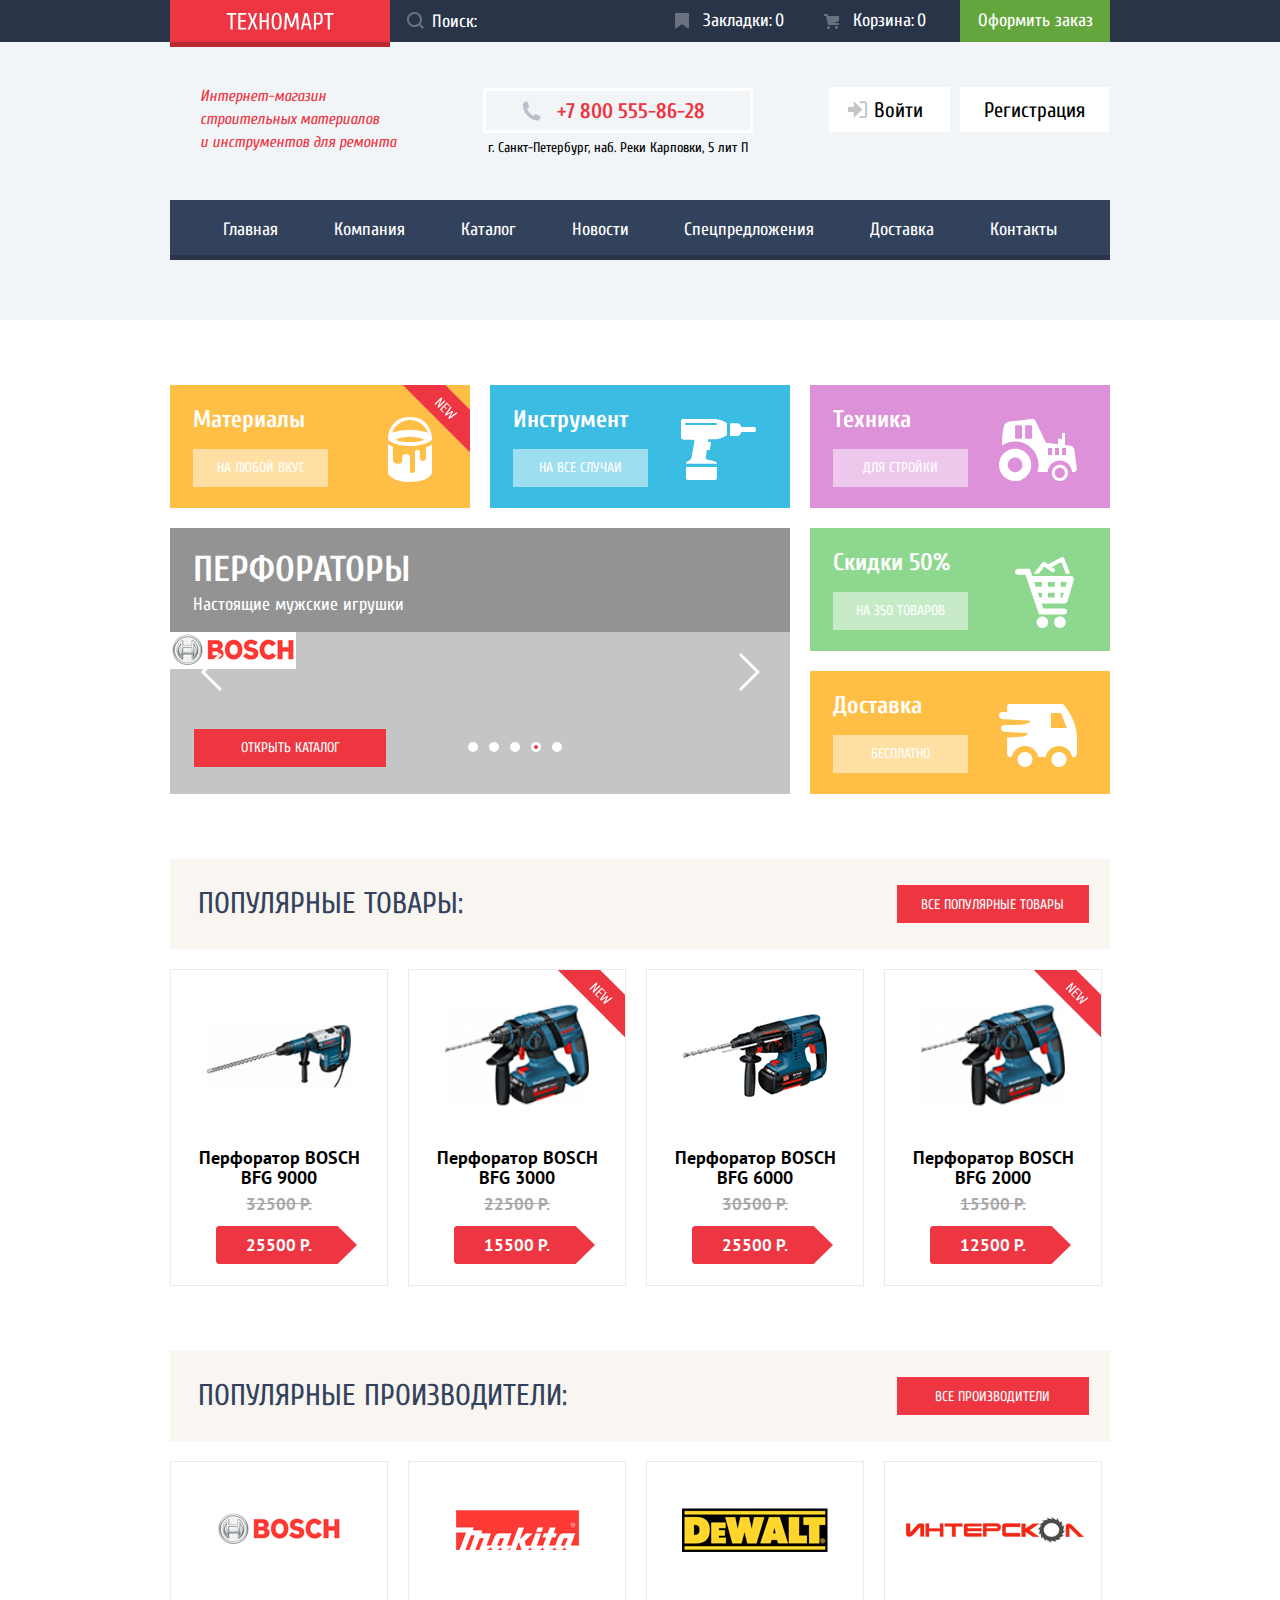
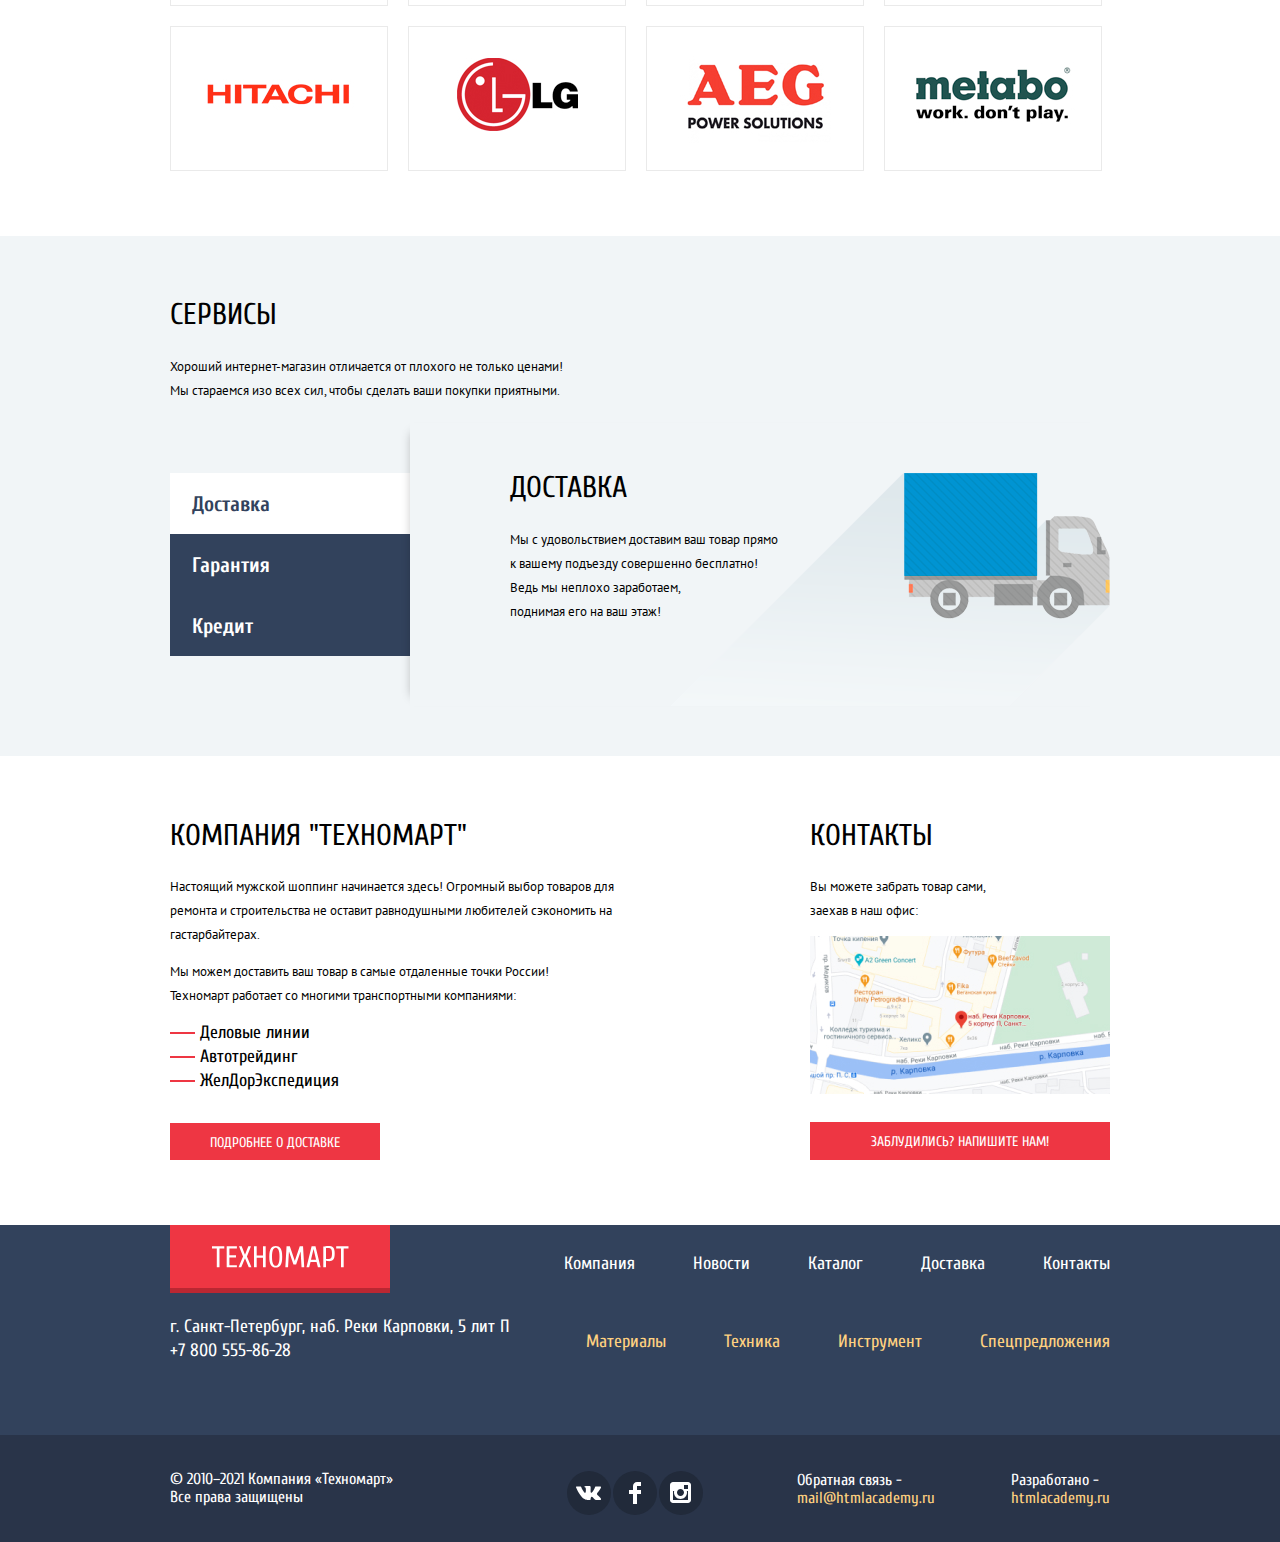
<file: index.html>
<!DOCTYPE html>
<html lang="ru">

  <head>
    <meta charset="utf-8">
    <title>HTML Academy: technomart</title>

    <link rel="stylesheet" href="css/normalize.css">
    <link rel="stylesheet" href="css/style.css">

    <link rel="stylesheet" href="https://fonts.googleapis.com/css2?family=Cuprum:ital,wght@0,400;0,700;1,400&display=swap&subset=cyrillic,latin">
    <link rel="stylesheet" href="https://fonts.googleapis.com/css2?family=PT+Sans:wght@400;700&display=swap&subset=cyrillic,latin">

    <link rel="icon" href="favicon.ico">
    <link rel="icon" href="favicon/icon.svg" type="image/svg+xml">
    <link rel="apple-touch-icon" href="favicon/180.png">
    <link rel="manifest" href="manifest.webmanifest">
  </head>

  <body class="page">
    <header class="page-header">
      <section class="header center-wrap">
        <h1>
          Интернет-магазин<br>строительных материалов<br>и инструментов для
          ремонта
        </h1>

        <address class="header__adress">
          <a href="tel:+78005558628" class="header__adress-phone">+7 800 555-86-28</a>

          <p>г. Санкт-Петербург, наб. Реки Карповки, 5 лит П</p>
        </address>

        <ul class="header__auth">
          <li><a href="#">Войти</a></li>
          <li><a href="#">Регистрация</a></li>
        </ul>
      </section>

      <div class="up-header-bar">
        <div class="up-header center-wrap">
          <div class="up-header__home">
            <a><img src="img/icons/logo-header.svg" width="108" height="18" alt="логотип техномарт"></a>
          </div>

          <form action="https://echo.htmlacademy.ru/courses" method="get">
            <input class="up-header__search-field" type="text" name="search" id="search" placeholder="Поиск:">

            <button class="up-header__search-button" type="submit" tabindex="-1">
              <img src="img/icons/search.svg">
            </button>
          </form>

          <div class="up-header__bookmarks">
            <!--class="up-header__bookmarks_in" добавляем класс при добавлении в избранное-->
            <a href="#"><img src="img/icons/bookmark.svg" height="16" width="14" alt="закладки">Закладки: <span>0</span></a>
          </div>

          <div class="up-header__cart">
            <!--class="up-header__cart_in" добавляем класс при наполлнении корзины-->
            <a href="#"><img src="img/icons/cart.svg" height="15" width="15" alt="корзина">Корзина: <span>0</span></a>
          </div>

          <button class="up-header__purchase" type="button">
            Оформить заказ
          </button>
        </div>
      </div>

      <nav class="header-nav-wrap center-wrap">
        <ul class="header-nav">
          <li class="header-nav__item">
            <a>Главная</a>
          </li>

          <li class="header-nav__item">
            <a href="#">Компания</a>
          </li>

          <li class="header-nav__item">
            <a href="catalog.html">Каталог</a>
          </li>

          <li class="header-nav__item">
            <a href="#">Новости</a>
          </li>

          <li class="header-nav__item">
            <a href="#">Спецпредложения</a>
          </li>

          <li class="header-nav__item">
            <a href="#">Доставка</a>
          </li>

          <li class="header-nav__item">
            <a href="#">Контакты</a>
          </li>
        </ul>
      </nav>
    </header>

    <main class="page-main">
      <section class="promo center-wrap">
        <h2 class="visually-hidden">промо</h2>

        <div class="promo__item
                    promo__item_materials promo__item_new">
          <h3>Материалы</h3>
          <a href="#">На любой вкус</a>
        </div>

        <div class="promo__item promo__item_tools">
          <h3>Инструмент</h3>
          <a href="#">На все случаи</a>
        </div>

        <div class="promo__item promo__item_machines">
          <h3>Техника</h3>
          <a href="#">Для стройки</a>
        </div>

        <div class="promo__item promo__item_sale50">
          <h3>Скидки 50%</h3>
          <a href="#">На 350 товаров</a>
        </div>

        <div class="promo__item promo__item_shipping">
          <h3>Доставка</h3>
          <a href="#">Бесплатно</a>
        </div>

        <div class="promo__slider">
          <ul>
            <li class="promo__slider-item">
              <div class="slide-header">
                <h3>Перфораторы</h3>
                Настоящие мужские игрушки
              </div>
              <a href="catalog.html">открыть каталог</a>
            </li>

            <li class="promo__slider-item">
              <div class="slide-header">
                <h3>Перфораторы</h3>
                Настоящие мужские игрушки
              </div>
              <a href="catalog.html">открыть каталог</a>
            </li>

            <li class="promo__slider-item">
              <div class="slide-header">
                <h3>Перфораторы</h3>
                Настоящие мужские игрушки
              </div>
              <img src="img/goods/dewalt/logo.jpg" alt="">
              <a href="catalog.html">открыть каталог</a>
            </li>

            <li class="promo__slider-item slide-current">
              <div class="slide-header">
                <h3>Перфораторы</h3>
                Настоящие мужские игрушки
              </div>
              <img src="img/goods/bosch/logo.jpg" alt="">
              <a href="catalog.html">открыть каталог</a>
            </li>

            <li class="promo__slider-item">
              <div class="slide-header">
                <h3>Дрели</h3>
                Соседям на радость!
              </div>
              <a href="catalog.html">открыть каталог</a>
            </li>
          </ul>

          <div class="slider-controls">
            <button class="slider-controls__button" type="button" aria-label="Первый слайд"></button>
            <button class="slider-controls__button" type="button" aria-label="Второй слайд"></button>
            <button class="slider-controls__button" type="button" aria-label="Второй слайд"></button>
            <button class="slider-controls__button" type="button" aria-label="Второй слайд"></button>
            <button class="slider-controls__button" type="button" aria-label="Второй слайд"></button>
          </div>

          <button class="slider-controls__button-backward" type="button"><img src="img/icons/left-l.svg" width="22" height="40" alt="предыдущий слайд"></button>

          <button class="slider-controls__button-forward" type="button"><img src="img/icons/right-l.svg" width="22" height="40" alt="следующий слайд"></button>
        </div>
      </section>

      <section class="hot-goods center-wrap">
        <div class="hot-header">
          <h2>популярные товары:</h2>
          <a href="catalog.html">все популярные товары</a>
        </div>

        <ul>
          <li class="hot-goods__item">
            <a href="#">
              <img src="img/goods/bosch/bfg9000.jpg" height="128" width="144" alt="Большой перфоратор">
              <h4>Перфоратор BOSCH<br>BFG 9000</h4>
              <span>32500 Р.</span>
              <div class="price">25500 Р.</div>
            </a>
            <div class="buttons-hidden">
              <button class="in-cart">купить</button>
              <button class="in-bookmarks">в закладки</button>
            </div>
          </li>

          <li class="hot-goods__item hot-goods__item_new">
              <a href="#">
              <img src="img/goods/bosch/bfg3000.jpg" height="128" width="144" alt="Небольшой перфоратор">
              <h4>Перфоратор BOSCH<br>BFG 3000</h4>
              <span>22500 Р.</span>
              <div class="price">15500 Р.</div>
            </a>
            <div class="buttons-hidden">
              <button class="in-cart">купить</button>
              <button class="in-bookmarks">в закладки</button>
            </div>
          </li>

          <li class="hot-goods__item">
            <a href="#">
              <img src="img/goods/bosch/bfg6000.jpg" height="128" width="144" alt="Средний перфоратор">
              <h4>Перфоратор BOSCH<br>BFG 6000</h4>
              <span>30500 Р.</span>
              <div class="price">25500 Р.</div>
            </a>
            <div class="buttons-hidden">
              <button class="in-cart">купить</button>
              <button class="in-bookmarks">в закладки</button>
            </div>
          </li>

          <li class="hot-goods__item hot-goods__item_new">
            <a href="#">
              <img src="img/goods/bosch/bfg2000.jpg" height="128" width="144" alt="Маленький перфоратор">
              <h4>Перфоратор BOSCH<br>BFG 2000</h4>
              <span>15500 Р.</span>
              <div class="price">12500 Р.</div>
            </a>
            <div class="buttons-hidden">
              <button class="in-cart">купить</button>
              <button class="in-bookmarks">в закладки</button>
            </div>
          </li>
        </ul>
      </section>

      <section class="hot-manufacturers center-wrap">
        <div class="hot-header">
          <h2>популярные производители:</h2>
          <a href="catalog.html">все производители</a>
        </div>

        <ul>
          <li class="hot-manufacturers__item">
            <a href="#">
              <img src="img/goods/bosch/logo.jpg" height="37" width="126" alt="логотип bosch">
            </a>
          </li>

          <li class="hot-manufacturers__item">
            <a href="#">
              <img src="img/goods/makita/logo.jpg" height="40" width="123" alt="логотип makita">
            </a>
          </li>

          <li class="hot-manufacturers__item">
            <a href="#">
              <img src="img/goods/dewalt/logo.jpg" height="44" width="146" alt="логотип dewalt">
            </a>
          </li>

          <li class="hot-manufacturers__item">
            <a href="#">
              <img src="img/goods/interskol/logo.jpg" height="76" width="200" alt="логотип интерскол">
            </a>
          </li>

          <li class="hot-manufacturers__item">
            <a href="#">
              <img src="img/goods/hitachi/logo.jpg" height="31" width="169" alt="логотип hitachi">
            </a>
          </li>

          <li class="hot-manufacturers__item">
            <a href="#">
              <img src="img/goods/lg/logo.jpg" height="73" width="121" alt="логотип lg">
            </a>
          </li>

          <li class="hot-manufacturers__item">
            <a href="#">
              <img src="img/goods/aeg/logo.jpg" height="96" width="151" alt="логотип aeg">
            </a>
          </li>

          <li class="hot-manufacturers__item">
            <a href="#">
              <img src="img/goods/metabo/logo.jpg" height="69" width="204" alt="логотип metabo">
            </a>
          </li>
        </ul>
      </section>

      <div class="services-bar">
        <section class="services center-wrap">

          <div class="services-header">
            <h2>сервисы</h2>

            <p>
              Хороший интернет-магазин отличается от плохого не только
              ценами!<br>Мы
              стараемся изо всех сил, чтобы сделать ваши покупки приятными.
            </p>
          </div>

          <ul>
            <li>
              <button type="button" class="services__button services__button_current ">Доставка</button>
            </li>

            <li>
              <button type="button" class="services__button">Гарантия</button>
            </li>

            <li>
              <button type="button" class="services__button">Кредит</button>
            </li>
          </ul>

          <div class="services__item services__item_delivery">
            <h3>Доставка</h3>
            Мы с удовольствием доставим ваш товар прямо<br>к вашему подъезду совершенно бесплатно!<br>Ведь мы неплохо заработаем,<br>поднимая его на ваш этаж!
          </div>

          <div class="services__item services__item_guarantee">
            <h3>Гарантия</h3>
            Если купленный у нас товар поломается или заискрит,<br>а также в случае пожара, спровоцированного его<br>возгоранием, вы всегда можете быть уверены в нашей<br>гарантии. Мы обменяем сгоревший товар на новый.<br>Дом уж восстановите как-нибудь сами.
          </div>

          <div class="services__item services__item_credit">
            <h3>Кредит</h3>
            Залезть в долговую яму стало проще!<br>Кредитные консультанты придут вам на помощь.
            <a href="#">отправить заявку</a>
          </div>
        </section>
      </div>

      <section class="about center-wrap">
        <h2 class="visually-hidden">доставка и самовывоз</h2>

        <div class="about__shipping">
          <h3>компания "техномарт"</h3>

          <p>Настоящий мужской шоппинг начинается здесь! Огромный выбор товаров для<br>ремонта и строительства не оставит равнодушными любителей сэкономить на<br>гастарбайтерах.</p>

          <p>Мы можем доставить ваш товар в самые отдаленные точки России!<br>Техномарт работает со многими транспортными компаниями:</p>

          <ul class="shipping-list">
            <li class="shipping-list__item">Деловые линии</li>
            <li class="shipping-list__item">Автотрейдинг</li>
            <li class="shipping-list__item">ЖелДорЭкспедиция</li>
          </ul>
          <a href="#">подробнее о доставке</a>
        </div>

        <div class="about__pick-up">
          <h3>контакты</h3>
          <p>Вы можете забрать товар сами,<br>заехав в наш офис:</p>
          <a class="pop-up__map-button" href="#"><img src="img/map/map-s.jpg" width="300" height="158" alt="карта"></a>
          <button class="pop-up__message-button" type="button">заблудились? напишите нам!</button>
        </div>
      </section>
    </main>

    <footer class="page-footer">
      <div class="footer-top center-wrap">
        <div class="footer-top__home">
          <a><img src="img/icons/logo-footer.svg" width="138" height="23" alt="техномарт"></a>
        </div>

        <p class="footer-top__adress">
          г. Санкт-Петербург, наб. Реки Карповки, 5 лит П<br>
          <a href="tel:+78005558628">+7 800 555-86-28</a>
        </p>

        <ul class="footer-top__nav">
          <li><a>Компания</a></li>
          <li><a href="#">Новости</a></li>
          <li><a href="catalog.html">Каталог</a></li>
          <li><a href="#">Доставка</a></li>
          <li><a href="#">Контакты</a></li>
          <li><a href="#">Материалы</a></li>
          <li><a href="#">Техника</a></li>
          <li><a href="#">Инструмент</a></li>
          <li><a href="#">Спецпредложения</a></li>
        </ul>
      </div>

      <div class="footer-bottom-bar">
        <div class="footer-bottom center-wrap">
          <p class="footer-bottom__copyright">
            © 2010–2021 Компания «Техномарт»<br>Все права защищены
          </p>

          <ul class="footer-bottom__social">
            <li><a href="#"><img src="img/icons/social/vk.svg" width="26" height="16" alt="vk"></a></li>
            <li><a href="#"><img src="img/icons/social/facebook.svg" width="12" height="22" alt="vk"></a></li>
            <li><a href="#"><img src="img/icons/social/instagram.svg" width="21" height="21" alt="vk"></a></li>
          </ul>

          <div class="last-one">
            <p class="footer-bottom__mail-to">
              Обратная связь -
              <a href="mailto:mail@htmlacademy.ru">mail@htmlacademy.ru</a>
            </p>

            <p class="footer-bottom__proudly-made-by">
              Разработано -
              <a href="https://htmlacademy.ru/intensive/htmlcss">htmlacademy.ru</a>
            </p>
          </div>
        </div>
      </div>
    </footer>

    <section class="pop-up pop-up__message">
      <h2 class="visually-hidden">обратная связь</h2>

      <form action="https://echo.htmlacademy.ru" method="post">
        <p>
          <label for="customer-name">Ваше имя:<br></label>
          <input id="customer-name" type="text" name="customer-name" placeholder="Имя Фамилия">
        </p>
        <p>
          <label for="customer-email">Ваш e-mail:<br></label>
          <input id="customer-email" type="email" name="customer-email" placeholder="email@example.com">
        </p>
        <p>
          <label for="letter">Текст письма:<br></label>
          <textarea id="letter" type="text" name="letter" placeholder="В свободной форме"></textarea>
        </p>
        <button type="submit">Отправить</button>
      </form>

      <button class="x-button pop-up__message-x-button" type="button"><img src="img/icons/x-close.svg" width="21" height="21" alt="закрыть"></button>
    </section>

    <section class="pop-up pop-up__map">
      <h2 class="visually-hidden">карта</h2>
      <img src="img/map/map-l.jpg" width="940" height="450" alt="карта">
      <button class="x-button pop-up__map-x-button" type="button"><img src="img/icons/x-close.svg" width="21" height="21" alt="закрыть"></button>
    </section>

    <script src="js/script-index.js"></script>
  </body>

</html>
</file>
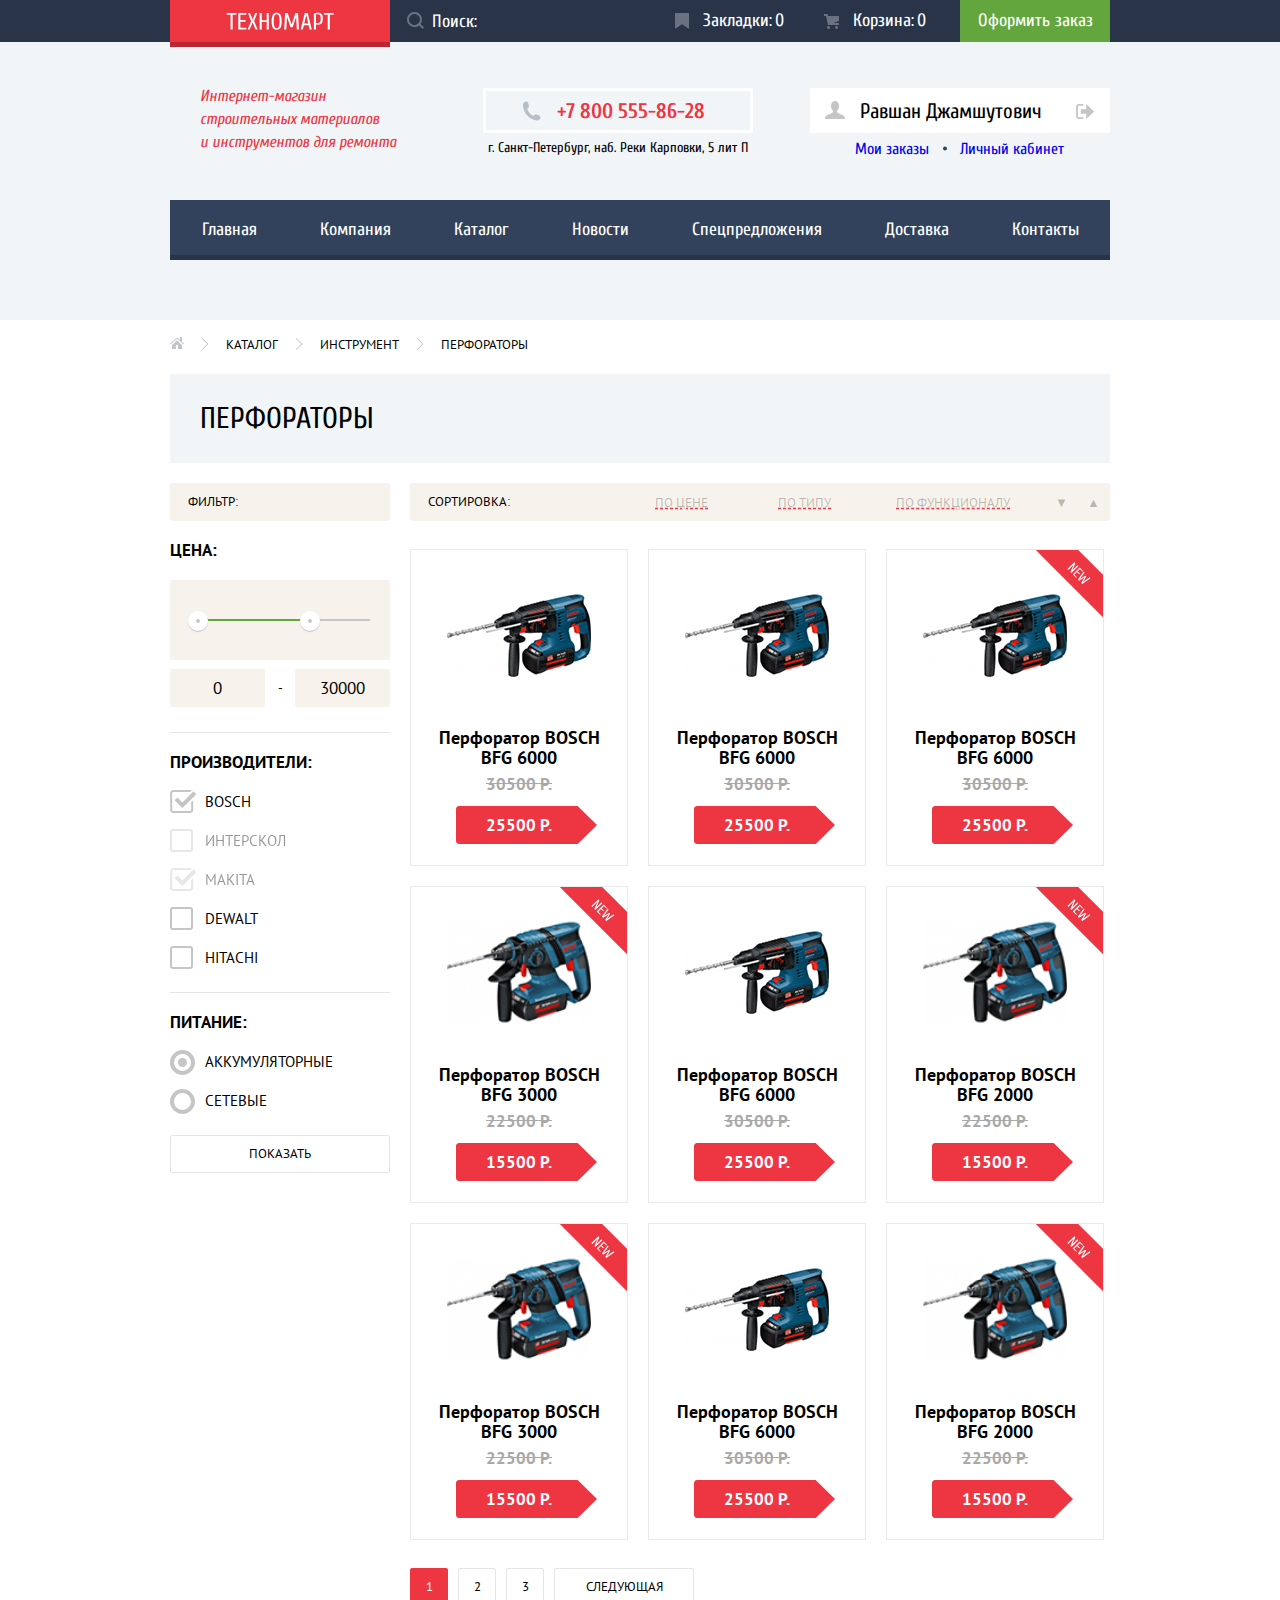
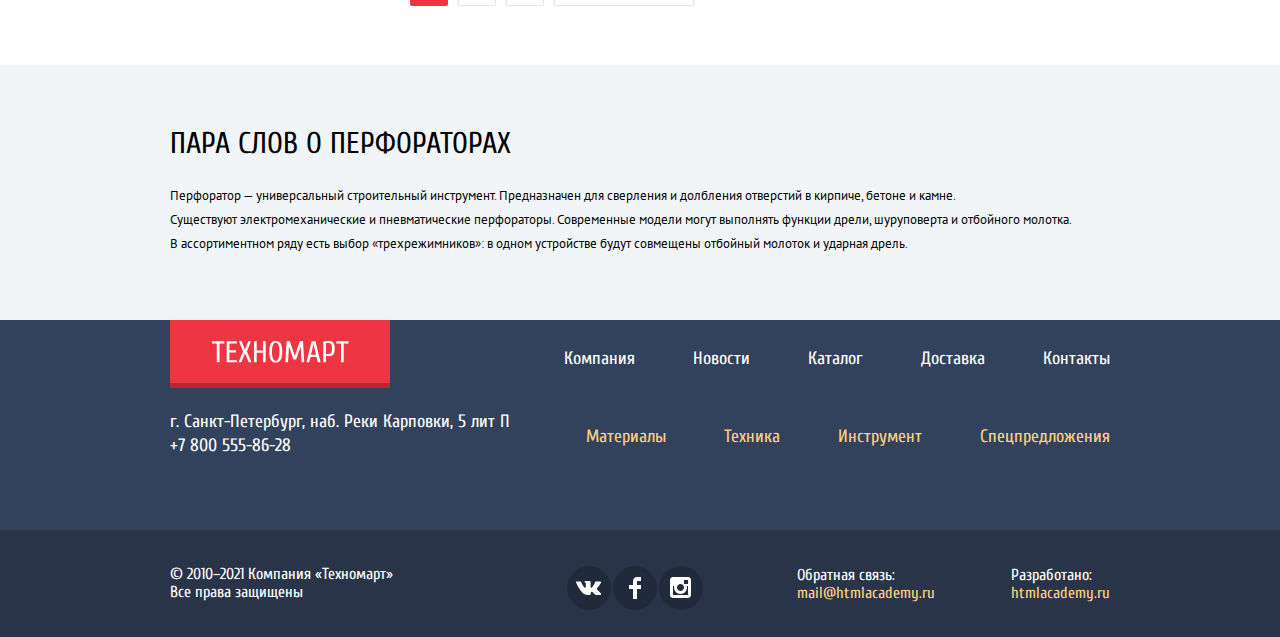
<file: catalog.html>
<!DOCTYPE html>
<html lang="en">

  <head>
    <meta charset="UTF-8">
    <title>HTML Academy: technomart > catalog</title>

    <link rel="stylesheet" href="css/normalize.css">
    <link rel="stylesheet" href="css/style.css">

    <link rel="stylesheet" href="https://fonts.googleapis.com/css2?family=Cuprum:ital,wght@0,400;0,700;1,400&display=swap&subset=cyrillic,latin">
    <link rel="stylesheet" href="https://fonts.googleapis.com/css2?family=PT+Sans:wght@400;700&display=swap&subset=cyrillic,latin">

    <link rel="icon" href="favicon.ico">
    <link rel="icon" href="favicon/icon.svg" type="image/svg+xml">
    <link rel="apple-touch-icon" href="favicon/180.png">
    <link rel="manifest" href="manifest.webmanifest">
  </head>

  <body class="page">
    <header class="page-header">
      <section class="header center-wrap">
        <h1>
          Интернет-магазин<br>строительных материалов<br>и инструментов для
          ремонта
        </h1>

        <address class="header__adress">
          <a href="tel:+78005558628" class="header__adress-phone">+7 800 555-86-28</a>

          <p>г. Санкт-Петербург, наб. Реки Карповки, 5 лит П</p>
        </address>

        <ul class="header__auth_logged">
          <li><a href="#">Равшан Джамшутович</a></li>
          <li><a href="#"><img src="img/icons/logout.svg" width="20" height="17" alt="выход"></a></li>
          <li><a href="#">Мои заказы</a></li>
          <li><a href="#">Личный кабинет</a></li>
        </ul>
      </section>

      <div class="up-header-bar">
        <div class="up-header center-wrap">
          <div class="up-header__home">
            <a href="index.html"><img src="img/icons/logo-header.svg" width="108" height="18" alt="логотип техномарт"></a>
          </div>

          <form action="https://echo.htmlacademy.ru/courses" method="get">
            <input class="up-header__search-field" type="text" name="search" placeholder="Поиск:">

            <button class="up-header__search-button" type="submit" tabindex="-1">
              <img src="img/icons/search.svg">
            </button>
          </form>

          <div class="up-header__bookmarks">
            <!--class="up-header__bookmarks_in" добавляем класс при добавлении в избранное-->
            <a href="#"><img src="img/icons/bookmark.svg" height="16" width="14" alt="закладки">Закладки: <span>0</span></a>
          </div>

          <div class="up-header__cart">
            <!--class="up-header__cart_in" добавляем класс при наполлнении корзины-->
            <a href="#"><img src="img/icons/cart.svg" height="15" width="15" alt="корзина">Корзина: <span>0</span></a>
          </div>

          <button class="up-header__purchase" type="button">
            Оформить заказ
          </button>
        </div>
      </div>

      <nav class="header-nav-wrap center-wrap">
        <ul class="header-nav">
          <li>
            <a href="index.html">Главная</a>
          </li>

          <li>
            <a href="#">Компания</a>
          </li>

          <li>
            <a>Каталог</a>
          </li>

          <li>
            <a href="#">Новости</a>
          </li>

          <li>
            <a href="#">Спецпредложения</a>
          </li>

          <li>
            <a href="#">Доставка</a>
          </li>

          <li>
            <a href="#">Контакты</a>
          </li>
        </ul>
      </nav>
    </header>

    <main class="catalog-page-main">
      <div class="center-wrap">
        <ul class="breadcrumbs">
          <li><a href="index.html"><img src="img/icons/home.svg" alt="home" height="12" width="14"></a></li>
          <li><a href="#">каталог</a></li>
          <li><a href="#">инструмент</a></li>
          <li><a>перфораторы</a></li>
        </ul>
      </div>

      <div class="catalog-header center-wrap">
        <h2>перфораторы</h2>
      </div>

      <div class="catalog-page center-wrap">
        <section class="filter">
          <div class="filter__header">
            <h3>фильтр:</h3>
          </div>

          <form action="https://echo.htmlacademy.ru/" method="get">
            <fieldset class="filter__price">
              <legend>цена:</legend>
              <div class="range-controls">
                <div class="scale">
                  <div class="bar"></div>
                </div>
                <div class="toggle toggle-min" tabindex="0"></div>
                <div class="toggle toggle-max" tabindex="0"></div>
              </div>
              <div class="price-inputs">
                <input type="text" name="minPrice" value="0"> -
                <input type="text" name="maxPrice" value="30000">
              </div>
            </fieldset>

            <fieldset class="filter__manufacturers">
              <legend>производители:</legend>
              <div class="filter__list">
                <div class="filter__item filter__item-checkbox">
                  <input class="filter-input-checkbox visually-hidden" type="checkbox" id="bosch" name="bosch" checked>
                  <label for="bosch">bosch</label>
                </div>

                <div class="filter__item filter__item-checkbox">
                  <input class="filter-input-checkbox visually-hidden" type="checkbox" id="интерскол" name="интерскол" disabled>
                  <label for="интерскол">интерскол</label>
                </div>

                <div class="filter__item filter__item-checkbox">
                  <input class="filter-input-checkbox visually-hidden" type="checkbox" id="makita" name="makita" checked disabled>
                  <label for="makita">makita</label>
                </div>

                <div class="filter__item filter__item-checkbox">
                  <input class="filter-input-checkbox visually-hidden" type="checkbox" id="dewalt" name="dewalt">
                  <label for="dewalt">dewalt</label>
                </div>

                <div class="filter__item filter__item-checkbox">
                  <input class="filter-input-checkbox visually-hidden" type="checkbox" id="hitachi" name="hitachi">
                  <label for="hitachi">hitachi</label>
                </div>
              </div>
            </fieldset>

            <fieldset class="filter__wire">
              <legend>питание:</legend>
              <div class="filter__list">
                <div class="filter__item filter__item-radio">
                  <input class="filter-input-radio visually-hidden" type="radio" id="wireless" name="wire" value="wireless" checked>
                  <label for="wireless">аккумуляторные</label>
                </div>

                <div class="filter__item filter__item-radio">
                  <input class="filter-input-radio visually-hidden" type="radio" id="wired" name="wire" value="wired">
                  <label for="wired">сетевые</label>
                </div>
              </div>
            </fieldset>

            <button type="submit">показать</button>
          </form>
        </section>

        <section class="sort">
          <h3>сортировка:</h3>

          <ul class="sort__list">
            <li><button type="button">по цене</button></li>
            <li><button type="button">по типу</button></li>
            <li><button type="button">по функционалу</button></li>
            <li><button type="button">&#9660;</button></li>
            <li><button type="button">&#9650;</button></li>
          </ul>
        </section>

        <section class="goods">
          <h3 class="visually-hidden">товары</h3>
          <!-- спрятать -->

          <ul>
            <li class="goods__item">
              <a href="#">
                <img src="img/goods/bosch/bfg6000.jpg" width="144" height="128" alt="Средний перфоратор">
                <h4>Перфоратор BOSCH<br>BFG 6000</h4>
                <span>30500 Р.</span>
                <div class="price">25500 Р.</div>
              </a>
              <div class="buttons-hidden">
                <button class="in-cart">купить</button>
                <button class="in-bookmarks">в закладки</button>
              </div>
            </li>

            <li class="goods__item">
              <a href="#">
                <img src="img/goods/bosch/bfg6000.jpg" width="144" height="128" alt="Средний перфоратор">
                <h4>Перфоратор BOSCH<br>BFG 6000</h4>
                <span>30500 Р.</span>
                <div class="price">25500 Р.</div>
              </a>
              <div class="buttons-hidden">
                <button class="in-cart">купить</button>
                <button class="in-bookmarks">в закладки</button>
              </div>
            </li>

            <li class="goods__item goods__item_new">
              <a href="#">
                <img src="img/goods/bosch/bfg6000.jpg" width="144" height="128" alt="Средний перфоратор">
                <h4>Перфоратор BOSCH<br>BFG 6000</h4>
                <span>30500 Р.</span>
                <div class="price">25500 Р.</div>
              </a>
              <div class="buttons-hidden">
                <button class="in-cart">купить</button>
                <button class="in-bookmarks">в закладки</button>
              </div>
            </li>

            <li class="goods__item goods__item_new">
              <a href="#">
                <img src="img/goods/bosch/bfg3000.jpg" width="144" height="128" alt="Небольшой перфоратор">
                <h4>Перфоратор BOSCH<br>BFG 3000</h4>
                <span>22500 Р.</span>
                <div class="price">15500 Р.</div>
              </a>
              <div class="buttons-hidden">
                <button class="in-cart">купить</button>
                <button class="in-bookmarks">в закладки</button>
              </div>
            </li>

            <li class="goods__item">
              <a href="#">
                <img src="img/goods/bosch/bfg6000.jpg" width="144" height="128" alt="Средний перфоратор">
                <h4>Перфоратор BOSCH<br>BFG 6000</h4>
                <span>30500 Р.</span>
                <div class="price">25500 Р.</div>
              </a>
              <div class="buttons-hidden">
                <button class="in-cart">купить</button>
                <button class="in-bookmarks">в закладки</button>
              </div>
            </li>

            <li class="goods__item goods__item_new">
              <a href="#">
                <img src="img/goods/bosch/bfg2000.jpg" width="144" height="128" alt="Маленький перфоратор">
                <h4>Перфоратор BOSCH<br>BFG 2000</h4>
                <span>22500 Р.</span>
                <div class="price">15500 Р.</div>
              </a>
              <div class="buttons-hidden">
                <button class="in-cart">купить</button>
                <button class="in-bookmarks">в закладки</button>
              </div>
            </li>

            <li class="goods__item goods__item_new">
              <a href="#">
                <img src="img/goods/bosch/bfg3000.jpg" width="144" height="128" alt="Небольшой перфоратор">
                <h4>Перфоратор BOSCH<br>BFG 3000</h4>
                <span>22500 Р.</span>
                <div class="price">15500 Р.</div>
              </a>
              <div class="buttons-hidden">
                <button class="in-cart">купить</button>
                <button class="in-bookmarks">в закладки</button>
              </div>
            </li>

            <li class="goods__item">
              <a href="#">
                <img src="img/goods/bosch/bfg6000.jpg" width="144" height="128" alt="Средний перфоратор">
                <h4>Перфоратор BOSCH<br>BFG 6000</h4>
                <span>30500 Р.</span>
                <div class="price">25500 Р.</div>
              </a>
              <div class="buttons-hidden">
                <button class="in-cart">купить</button>
                <button class="in-bookmarks">в закладки</button>
              </div>
            </li>

            <li class="goods__item goods__item_new">
              <a href="#">
                <img src="img/goods/bosch/bfg2000.jpg" width="144" height="128" alt="Маленький перфоратор">
                <h4>Перфоратор BOSCH<br>BFG 2000</h4>
                <span>22500 Р.</span>
                <div class="price">15500 Р.</div>
              </a>
              <div class="buttons-hidden">
                <button class="in-cart">купить</button>
                <button class="in-bookmarks">в закладки</button>
              </div>
            </li>
          </ul>
        </section>

        <ul class="pagination goods__pagination">
          <li class="goods__pagination-item_current"><button type="button">1</button></li>
          <li><button type="button">2</button></li>
          <li><button type="button">3</button></li>
          <li><button type="button">следующая</button></li>
        </ul>
      </div>

      <div class="article-bar">
        <article class="article-perf center-wrap">
          <h2>пара слов о перфораторах</h2>
          Перфоратор — универсальный строительный инструмент. Предназначен для сверления и долбления отверстий в кирпиче, бетоне и камне.<br>Существуют электромеханические и пневматические перфораторы. Современные модели могут выполнять функции дрели, шуруповерта и отбойного молотка.<br>В ассортиментном ряду есть выбор «трехрежимников»: в одном устройстве будут совмещены отбойный молоток и ударная дрель.
        </article>
      </div>
    </main>

    <footer class="page-footer">
      <div class="footer-top center-wrap">
        <div class="footer-top__home">
          <a href="index.html"><img src="img/icons/logo-footer.svg" width="138" height="23" alt="техномарт"></a>
        </div>

        <p class="footer-top__adress">
          г. Санкт-Петербург, наб. Реки Карповки, 5 лит П<br>
          <a href="tel:+78005558628">+7 800 555-86-28</a>
        </p>

        <ul class="footer-top__nav">
          <li><a href="index.html">Компания</a></li>
          <li><a href="#">Новости</a></li>
          <li><a>Каталог</a></li>
          <li><a href="#">Доставка</a></li>
          <li><a href="#">Контакты</a></li>
          <li><a href="#">Материалы</a></li>
          <li><a href="#">Техника</a></li>
          <li><a href="#">Инструмент</a></li>
          <li><a href="#">Спецпредложения</a></li>
        </ul>
      </div>

      <div class="footer-bottom-bar">
        <div class="footer-bottom center-wrap">
          <p class="footer-bottom__copyright">
            © 2010–2021 Компания «Техномарт»<br>Все права защищены
          </p>

          <ul class="footer-bottom__social">
            <li><a href="#"><img src="img/icons/social/vk.svg" width="26" height="16" alt="vk"></a></li>
            <li><a href="#"><img src="img/icons/social/facebook.svg" width="12" height="22" alt="vk"></a></li>
            <li><a href="#"><img src="img/icons/social/instagram.svg" width="21" height="21" alt="vk"></a></li>
          </ul>

          <div class="last-one">
            <p class="footer-bottom__mail-to">
              Обратная связь:
              <a href="mailto:mail@htmlacademy.ru">mail@htmlacademy.ru</a>
            </p>

            <p class="footer-bottom__proudly-made-by">
              Разработано:
              <a href="https://htmlacademy.ru/intensive/htmlcss">htmlacademy.ru</a>
            </p>
          </div>
        </div>
      </div>
    </footer>

    <section class="pop-up pop-up__cart_added">
      <h3>Товар добавлен в корзину!</h3>
      <a href="#">оформить заказ</a>
      <button class="pop-up__message-x-button" type="button pop-up__message-x-button">продолжить покупки</button>
      <button class="x-button pop-up__message-x-button" type="button"><img src="img/icons/x-close.svg" width="21" height="21" alt="закрыть"></button>
    </section>

    <script src="js/script-catalog.js"></script>
  </body>

</html>
</file>
<file: css/style.css>
/* Vars */

:root {
  --basic-blue: #32425C;
  --basic-dark-blue: #293449;
  --basic-nav-blue: #1D2739;
  --basic-light-blue: #F1F5F7;
  --basic-tan: #F9F5F0;
  --basic-grey: #EAEAEA;

  --filter-tan: #F7F3EC;
  --filter-grey: #E5E5E5;


  --letter-gold: #FFD180;
  --letter-white: #ffffff;
  --letter-white-opacity: rgba(255, 255, 255, 0.5);
  --letter-black: #000000;
  --letter-black-opacity: rgba(0, 0, 0, 0.25);
  --letter-grey: #C5C5C5;
  --letter-light-grey: #A9A9A9;

  --button-red: #EE3643;
  --button-red-active: #BA2732;
  --button-red-hover: #CA2C37;

  --button-green: #63A63E;
  --button-green-hover: #5FBB2D;
  --button-green-active: #518534;

  --button-black: #161D29;
  --promo-button-hover-opacity: rgba(197, 197, 197, 0.3);
  --promo-button-active-opacity: rgba(169, 169, 169, 0.3);

  --promo-yellow: #FFBF47;
  --promo-blue: #3BBCE3;
  --promo-purple: #DC91D8;
  --promo-green: #8ED78F;

  --social-dark: #212A3A;

  --pop-up-grey: #F4F4F4;

  --search-opacity: 0.3;
  --bookmarks-opacity: 0.3;
  --cart-opacity: 0.3;
}

/* Global */

html {
  height: 100%;
}

.page {
  margin: 0;
  padding: 0;
  min-width: 940px;
  height: 100%;
  display: grid;
  grid-template-rows: min-content 1fr min-content;
  align-content: start;

  font-family: "PT Sans", "Verdana", sans-serif;
  font-weight: 400;
  font-size: 13px;
  line-height: 24px;
  color: var(--letter-black);
  background-color: var(--letter-white);
}

a {
  text-decoration: none;
}

img {
  max-width: 100%;
  height: auto;
}

.visually-hidden {
  position: absolute;
  width: 1px;
  height: 1px;
  margin: -1px;
  border: 0;
  padding: 0;
  white-space: nowrap;
  clip-path: inset(100%);
  clip: rect(0 0 0 0);
  overflow: hidden;
  nav-index: -1;
}

.center-wrap {
  margin: 0 auto;
  width: 940px;
}

/* breadcrumbs */
.breadcrumbs {
  padding: 0;
  margin: 0;
  ;
  display: flex;
  flex-wrap: wrap;
  gap: 17px;

  font-family: 'PT Sans';
  font-style: normal;
  font-weight: 400;
  font-size: 13px;
  line-height: 18px;
  text-transform: uppercase;
}

.breadcrumbs a {
  color: var(--letter-black);
}

.breadcrumbs li {
  list-style: none;
}

.breadcrumbs li:nth-child(n+2)::before {
  content: "-----";
  color: transparent;
  background-image: url(../img/icons/right-s.svg);
  background-repeat: no-repeat;
  background-position: 0 48%;
}

/* header */

.page-header {
  display: grid;
  grid-template-rows: 42px 158px 120px;

  background-color: var(--basic-light-blue);
}

/* up-header */

.up-header-bar {
  order: -1;
  background-color: var(--basic-dark-blue);
}

.up-header {
  font-family: "Cuprum", "Verdana", sans-serif;
  font-weight: 400;
  font-size: 18px;
  line-height: 24px;
  color: var(--letter-white);
  height: 42px;
  width: 940px;

  display: grid;
  grid-template-columns: 220px 270px 150px 150px 150px;
}

.up-header__home {
  height: 42px;
  width: 220px;
  background-color: var(--button-red);
  box-shadow: 0px 5px 0px var(--button-red-active);
  justify-self: end;
}

.up-header__home a {
  padding: 12px 56px 17px;
  display: block;
  height: 18px;
  width: 108px;
}

.up-header__home:active {
  background-color: var(--button-red-active);
  box-shadow: 0 5px 0 #822732;
}

/* up-header search*/

.up-header form {
  width: 270px;
  height: 42px;
  display: grid;
  grid-template-columns: 42px 228px;
  grid-template-areas: "button field";
}

.up-header form:hover {
  --search-opacity: 1;
}

.up-header__search-button {
  grid-area: button;
  width: 42px;
  height: 42px;
  border: none;
  padding: 12px 8px 13px 17px;
  background-color: rgba(0, 0, 0, 0.0);
  opacity: var(--search-opacity);
}

.up-header__search-button:focus-visible {
  --search-opacity: 1;
  outline: none;
}

.up-header__search-field {
  grid-area: field;
  height: 42px;
  width: 228px;
  padding: 0 8px 0 0;
  color: var(--letter-white);
  border: none;
  outline: none;
  background-color: rgba(0, 0, 0, 0.0);
  align-self: center;
}

/* вот бы я заранее прочитал и запомнил */
/* :focus-within */

.up-header__search-field:focus+.up-header__search-button {
  --search-opacity: 1;
  background-color: var(--letter-white);
}

.up-header__search-field:focus+.up-header__search-button>img {
  filter: invert(29%) sepia(88%) saturate(2574%) hue-rotate(337deg) brightness(96%) contrast(95%);
}

.up-header__search-field:focus {
  border: none;
  color: var(--letter-black);
  background-color: var(--letter-white);
}

.up-header__search-field::placeholder {
  color: var(--letter-white);
}

.up-header__search-field:focus::placeholder {
  opacity: 0;
}

/* up-header bookmarks*/

.up-header__bookmarks {
  height: 42px;
}

.up-header__bookmarks_in {
  background-color: var(--button-red);
}

.up-header__bookmarks_in:active {
  background-color: var(--button-red-active);
}

.up-header__bookmarks a:focus-visible,
.up-header__bookmarks a:hover {
  --bookmarks-opacity: 1;
}

.up-header__bookmarks a:active {
  background-color: var(--button-black);
  opacity: 0.5;
  --bookmarks-opacity: 0.3;
}

.up-header__bookmarks img {
  justify-self: center;
  opacity: var(--bookmarks-opacity);
}

.up-header__bookmarks a {
  height: 42px;
  color: var(--letter-white);
  display: grid;
  grid-template-columns: 43px 72px 35px;
  align-items: center;
}

/* up-header cart*/

.up-header__cart {
  height: 42px;
}

.up-header__cart_in {
  background-color: var(--button-red);
}

.up-header__cart_in:active {
  background-color: var(--button-red-active);
}

.up-header__cart a:focus-visible,
.up-header__cart a:hover {
  --cart-opacity: 1;
}

.up-header__cart a:active {
  background-color: var(--button-black);
  opacity: 0.5;
  --cart-opacity: 0.3;
}

.up-header__cart img {
  justify-self: center;
  opacity: var(--cart-opacity);
}

.up-header__cart a {
  height: 42px;
  color: var(--letter-white);
  display: grid;
  grid-template-columns: 43px 64px 41px;
  align-items: center;
}

/* up-header purchase*/

.up-header__purchase {
  height: 42px;
  width: 150px;
  border: 0;
  padding: 0;
  background-color: var(--button-green);
  color: var(--letter-white);
}

.up-header__purchase:hover,
.up-header__purchase:focus-visible {
  background-color: var(--button-green-hover);
}

.up-header__purchase:active {
  color: var(--letter-white-opacity);
}

/* header h1 */

h1 {
  font-family: "Cuprum", "Verdana", sans-serif;
  font-style: italic;
  font-weight: 400;
  font-size: 16px;
  line-height: 23px;
  color: var(--button-red);
  margin: 0;
  padding-top: 43px;
  padding-left: 30px;
}

/* header adress */

.header {
  width: 940px;
  display: grid;
  grid-template-columns: 1fr 1fr 1fr;
}

.header__adress a {
  font-family: 'Cuprum';
  font-style: normal;
  font-weight: 700;
  font-size: 21px;
  line-height: 30px;
  color: var(--button-red);

  display: block;
  width: 193px;
  height: 30px;
  margin-top: 46px;
  padding: 5px 0 4px 71px;


  border: 3px solid var(--letter-white);
  background-image: url(../img/icons/phone.svg);
  background-repeat: no-repeat;
  background-position: 36px 10px;
}

.header__adress p {
  font-family: 'Cuprum';
  font-style: normal;
  font-weight: 400;
  font-size: 14px;
  line-height: 24px;
  margin-top: 3px;
  margin-left: 5px;
}

/* header auth */

.header__auth {
  margin: 46px 0 67px 0;
  padding: 0;
  display: grid;
  grid-template-columns: 150px 150px;
  height: 45px;
  width: 300px;
  justify-self: end;
  align-items: center;

  font-family: 'Cuprum';
  font-style: normal;
  font-weight: 400;
  font-size: 21px;
  line-height: 21px;

  list-style: none;
}

.header__auth li:first-child a {
  padding: 11px 27px 10px 45px;
  margin-left: 19px;

  color: var(--letter-black);
  background-color: var(--letter-white);
  background-image: url(../img/icons/login.svg);
  background-repeat: no-repeat;
  background-position: 19px 14px;
}

.header__auth li:first-child a:hover,
.header__auth li:first-child a:focus-visible {
  color: var(--button-red);
  background-image: url(../img/icons/login-hover.svg);
}

.header__auth li:first-child a:active {
  color: var(--letter-grey);
  background-image: url(../img/icons/login.svg);
}

.header__auth li:last-child a {
  color: var(--letter-black);
  background-color: var(--letter-white);
  padding: 11px 24px 10px 24px;
}

.header__auth li:last-child a:hover,
.header__auth li:last-child a:focus-visible {
  color: var(--button-red);
}

.header__auth li:last-child a:active {
  color: var(--letter-grey);
}

.header__auth_logged {
  margin: 46px 0 42px;
  padding: 0;
  display: grid;
  grid-template-areas: "name name logout"
    "orders private private";
  grid-template-columns: 150px 105px 45px;
  grid-template-rows: 45px 25px;
  height: 70px;
  justify-self: end;

  font-family: 'Cuprum';
  font-style: normal;
  font-weight: 400;
  font-size: 21px;
  line-height: 21px;

  list-style: none;
}

.header__auth_logged li:nth-child(1) {
  grid-area: name;
}

.header__auth_logged li:nth-child(1) a {
  color: var(--letter-black);
  padding: 13px 11px 11px 50px;
  display: block;
  align-self: center;

  background-color: var(--letter-white);
  background-image: url(../img/icons/user.svg);
  background-repeat: no-repeat;
  background-position: 15px 13px;
}

.header__auth_logged li:nth-child(1) a:hover,
.header__auth_logged li:nth-child(1) a:focus-visible {
  background-image: url(../img/icons/user-hover.svg);
}

.header__auth_logged li:nth-child(1) a:active {
  background-image: url(../img/icons/user.svg);
  color: var(--letter-grey);
}

.header__auth_logged li:nth-child(2) {
  grid-area: logout;
}

.header__auth_logged li:nth-child(2) a {
  color: var(--letter-black);
  padding: 14px 16px 14px 11px;
  display: block;
  height: 17px;
  align-self: center;
  background-color: var(--letter-white);
}

.header__auth_logged li:nth-child(2) a:hover>img,
.header__auth_logged li:nth-child(2) a:focus-visible>img {
  filter: invert(28%) sepia(59%) saturate(320%) hue-rotate(170deg) brightness(50%) contrast(89%);
}

.header__auth_logged li:nth-child(2) a:active>img {
  filter: none;
}

.header__auth_logged li:nth-child(3) {
  grid-area: orders;
  font-size: 16px;
  line-height: 18px;
  color: var(--basic-blue);
  padding-top: 7px;
  padding-left: 45px;
  background-image: url(../img/icons/dot.svg);
  background-repeat: no-repeat;
  background-position: 133px 13px;
}

.header__auth_logged li:nth-child(3) a:hover,
.header__auth_logged li:nth-child(3) a:focus-visible {
  color: var(--button-red)
}

.header__auth_logged li:nth-child(3) a:active {
  color: var(--letter-grey);
}

.header__auth_logged li:nth-child(4) {
  grid-area: private;
  font-size: 16px;
  line-height: 18px;
  color: var(--basic-blue);
  padding-top: 7px;
}

.header__auth_logged li:nth-child(4) a:hover,
.header__auth_logged li:nth-child(4) a:focus-visible {
  color: var(--button-red)
}

.header__auth_logged li:nth-child(4) a:active {
  color: var(--letter-grey);
}

/* header nav */

.header-nav-wrap {
  height: 60px;
  width: 940px;

  font-family: 'Cuprum';
  font-style: normal;
  font-weight: 400;
  font-size: 18px;
  line-height: 24px;

  background-color: var(--basic-blue);
  box-shadow: inset 0px -5px 0px #293449;
}

.header-nav {
  height: 60px;
  margin: 0;
  padding: 0;
  list-style: none;

  display: flex;
  justify-content: space-evenly;
}

.header-nav li {
  flex-grow: 1;
  display: flex;
  align-items: center;
  text-align: center;
}

.header-nav__item:first-child a {
  padding-left: 25px;
}

.header-nav__item:last-child a {
  padding-right: 25px;
}

.header-nav a {
  width: 100%;
  line-height: 60px;
  color: var(--letter-white);
}

.header-nav a:hover,
.header-nav a:focus-visible {
  background-color: var(--basic-dark-blue);
}

.header-nav a:active {
  color: var(--letter-white-opacity);
  background-color: var(--basic-nav-blue);
}

/* main */

.page-main {
  display: grid;
  gap: 65px;
  margin: 65px 0;
}

.catalog-page-main {
  display: grid;
  gap: 20px;
  margin-top: 16px;
}

/* promo */

.promo {
  display: grid;
  grid-template-columns: repeat(3, 300px);
  grid-template-rows: repeat(3, 123px);
  gap: 20px;
}

.promo__item {
  padding-top: 20px;
  padding-left: 23px;
  position: relative;
}

.promo__item_materials {
  background-color: var(--promo-yellow);
  background-image: url(../img/promo/materials.svg);
  background-repeat: no-repeat;
  background-position: 85% 55%;
}

.promo__item_tools {
  background-color: var(--promo-blue);
  background-image: url(../img/promo/tools.svg);
  background-repeat: no-repeat;
  background-position: 85% 55%;
}

.promo__item_sale50 {
  background-color: var(--promo-green);
  background-image: url(../img/promo/sale50.svg);
  background-repeat: no-repeat;
  background-position: 85% 55%;
}

.promo__item_machines {
  background-color: var(--promo-purple);
  background-image: url(../img/promo/technics.svg);
  background-repeat: no-repeat;
  background-position: 85% 55%;
}

.promo__item_shipping {
  background-color: var(--promo-yellow);
  background-image: url(../img/promo/shipping.svg);
  background-repeat: no-repeat;
  background-position: 85% 55%;
}

.promo__item_new::after {
  position: absolute;
  right: 0;
  top: 0;
  content: "";

  display: block;
  height: 70px;
  width: 70px;

  background-image: url(../img/new.svg);
  background-repeat: no-repeat;
}

.promo__item h3 {
  margin: 0;
  margin-bottom: 14px;

  font-family: 'Cuprum';
  font-style: normal;
  font-weight: 700;
  font-size: 24px;
  line-height: 30px;
  color: var(--letter-white);
}

.promo__item a {
  display: table-cell;
  height: 38px;
  width: 135px;
  text-align: center;
  vertical-align: middle;

  font-family: 'Cuprum';
  font-style: normal;
  font-weight: 400;
  font-size: 14px;
  line-height: 18px;
  color: var(--letter-white);
  text-transform: uppercase;

  background-color: var(--letter-white-opacity);
}

.promo__item a:hover,
.promo__item a:focus-visible {
  background-color: var(--promo-button-hover-opacity);
}

.promo__item a:active {
  background-color: var(--promo-button-active-opacity);

}

.promo__slider {
  position: relative;

  grid-row: 2/4;
  grid-column: 1/3;
  font-family: 'Cuprum';
  font-style: normal;
  font-weight: 400;
  font-size: 18px;
  line-height: 24px;
  color: var(--letter-white);

  background-color: var(--letter-grey);
}

.promo__slider ul {
  list-style: none;
  padding: 0;
  margin: 0;

  height: 100%;
}

.promo__slider-item {
  display: none;
  position: relative;

  height: 100%;
}

.slide-current {
  display: block;
}

.promo__slider-item:nth-child(1) {
  background-image: url(../img/promo/font-perf.jpg);
  background-repeat: no-repeat;
}

.promo__slider-item:nth-child(2) {
  background-image: url(../img/promo/font-drill.jpg);
  background-repeat: no-repeat;
}

.slide-header {
  height: 64px;
  padding: 24px 23px 16px;

  background-color: var(--letter-black-opacity);
}

.promo__slider h3 {
  margin: 0;
  margin-bottom: 5px;

  font-family: 'Cuprum';
  font-style: normal;
  font-weight: 700;
  font-size: 36px;
  line-height: 36px;
  text-transform: uppercase;
}

.promo__slider a {
  position: absolute;
  bottom: 27px;
  left: 24px;
  display: block;
  height: 38px;
  width: 192px;

  font-family: 'Cuprum';
  font-style: normal;
  font-weight: 400;
  font-size: 14px;
  line-height: 38px;
  color: var(--letter-white);
  text-transform: uppercase;
  text-align: center;

  background-color: var(--button-red);
}

.promo__slider a:hover,
.promo__slider a:focus-visible {
  background-color: var(--button-red-hover);
}

.promo__slider a:active {
  background-color: var(--button-red-active);
}

.promo__slider>button {
  border: none;
  background-color: transparent;
  cursor: pointer;
}

.promo__slider>button:active {
  filter: opacity(0.3);
}

.promo__slider>button:first-of-type {
  position: absolute;
  left: 24px;
  top: 123px;
}

.promo__slider>button:last-of-type {
  position: absolute;
  right: 24px;
  top: 123px;
}

.slider-controls {
  position: absolute;
  bottom: 38px;
  left: 48%;
}

.slider-controls__button {
  height: 10px;
  width: 10px;
  padding: 0;
  margin-right: 6px;

  line-height: 0;
  font-size: 0;

  background-color: var(--letter-white);
  border: 3px solid var(--letter-white);
  border-radius: 50%;
  cursor: pointer;
}

.slider-controls__button:last-child {
  margin-right: 0;
}

.slider-controls__button_current {
  background-color: var(--button-red);
}

/* hot-goods hot-manufacturers h2 */

.hot-header {
  width: 940px;
  height: 90px;
  margin-bottom: 20px;
  display: grid;
  grid-template-columns: 3fr 1fr;
  align-items: center;

  background-color: var(--basic-tan);
}

.hot-header h2,
.hot-manufacturers h2 {
  margin-left: 28px;

  font-family: 'Cuprum';
  font-style: normal;
  font-weight: 400;
  font-size: 30px;
  line-height: 30px;
  color: var(--basic-blue);
  text-transform: uppercase;
}

.hot-header>a {
  height: 18px;
  width: 192px;
  padding: 11px 0 9px;
  justify-self: center;

  font-family: 'Cuprum';
  font-style: normal;
  font-weight: 400;
  font-size: 14px;
  line-height: 18px;
  color: var(--letter-white);
  text-transform: uppercase;
  text-align: center;

  background-color: var(--button-red);
}

.hot-header>a:hover,
.hot-header>a:focus-visible {
  background-color: var(--button-red-hover);
}

.hot-header>a:active {
  background-color: var(--button-red-active);
}

/* goods list and card */

.hot-goods ul,
.goods ul {
  padding: 0;
  margin: 0;
  width: 940px;
  display: flex;
  flex-wrap: wrap;
  gap: 20px;

  list-style: none;
}

.goods ul {
  width: 700px;
}

.hot-goods__item,
.goods__item {
  position: relative;

  /* height: 314px; */
  width: 216px;

  border: 1px solid var(--basic-grey);
  text-align: center;
}

.goods__item_new::after,
.hot-goods__item_new::after {
  position: absolute;
  right: 0;
  top: 0;
  content: "";
  z-index: 2;

  height: 70px;
  width: 70px;
  pointer-events: none;

  background-image: url(../img/new.svg);
  background-repeat: no-repeat;
  background-position: top right;
}

.hot-goods__item:hover,
.goods__item:hover,
.hot-goods__item a:focus-visible,
.goods__item a:focus-visible {
  box-shadow: 0px 4px 20px rgba(0, 0, 0, 0.15);
}

.hot-goods__item a,
.goods__item a {

  height: 100%;
  display: flex;
  flex-direction: column;
}

.hot-goods__item img,
.goods__item img {
  margin-top: 22px;
  margin-left: auto;
  margin-bottom: 28px;
  margin-right: auto;
}

.hot-goods__item h4,
.goods__item h4 {
  margin: 0;
  margin-top: auto;
  margin-bottom: 7px;
  font-family: 'PT Sans';
  font-style: normal;
  font-weight: 700;
  font-size: 18px;
  line-height: 20px;
  color: var(--letter-black);
  text-align: center;
}

.hot-goods__item span,
.goods__item span {
  margin-bottom: 13px;

  font-family: 'PT Sans';
  font-style: normal;
  font-weight: 700;
  font-size: 17px;
  line-height: 18px;
  color: var(--letter-light-grey);
  text-decoration: line-through;
}

.price {
  margin-bottom: 21px;

  font-family: 'PT Sans';
  font-style: normal;
  font-weight: 700;
  font-size: 17px;
  line-height: 38px;
  color: var(--letter-white);

  background-image: url(../img/icons/price.svg);
  background-repeat: no-repeat;
  background-position: 45px;
}

.buttons-hidden {
  position: absolute;
  top: 1px;
  left: 1px;
  z-index: -1;

  display: flex;
  flex-direction: column;
  align-items: center;
  gap: 10px;
  width: 214px;
  min-height: 160px;

  background-color: var(--letter-white);
}

.hot-goods__item:hover .buttons-hidden,
.goods__item:hover .buttons-hidden,
.hot-goods__item:focus-within .buttons-hidden,
.goods__item:focus-within .buttons-hidden {
  z-index: 1;
}

.in-cart {
  width: 135px;
  height: 38px;
  padding: 0;
  padding-left: 5px;
  margin-top: 38px;

  font-family: 'Cuprum';
  font-style: normal;
  font-weight: 400;
  font-size: 14px;
  line-height: 18px;
  color: var(--letter-white);
  text-transform: uppercase;

  border: none;
  border-radius: 2px;
  background-image: url(../img/icons/cart-opacity.svg);
  background-position: 30px 10px;
  background-repeat: no-repeat;
  background-color: var(--button-green);
  box-shadow: inset 0px -3px 0px #367315;
}

.in-cart:hover,
.in-cart:focus-visible {
  background-color: var(--button-green-hover);
}

.in-cart:active {
  background-color: var(--button-green-active);
}

.in-bookmarks {
  width: 135px;
  height: 38px;
  padding: 0;
  margin-bottom: auto;

  font-family: 'Cuprum';
  font-style: normal;
  font-weight: 400;
  font-size: 14px;
  line-height: 38px;
  color: var(--basic-blue);
  text-transform: uppercase;

  border: 3px solid var(--button-green);
  border-radius: 2px;
  background-color: var(--letter-white);
}

.in-bookmarks:hover,
.in-bookmarks:focus-visible {
  border: 3px solid var(--basic-blue);
}

.in-bookmarks:active {
  border: 3px solid var(--basic-blue);
  opacity: 0.5;
}

/* manufacturers list */

.hot-manufacturers ul {
  width: 940px;
  display: flex;
  gap: 20px;
  flex-wrap: wrap;

  list-style: none;
  padding: 0;
  margin: 0;
}

.hot-manufacturers__item a {
  display: table-cell;
  height: 143px;
  width: 216px;

  text-align: center;
  vertical-align: middle;
  border: 1px solid var(--basic-grey);
}

.hot-manufacturers__item:hover,
.hot-manufacturers__item a:focus-visible {
  box-shadow: 0px 4px 20px rgba(0, 0, 0, 0.15);
}

.hot-manufacturers__item:active {
  opacity: 0.3;
}

/* services */

.services-bar {
  background-color: var(--basic-light-blue);
}

.services {
  width: 940px;
  display: grid;
  grid-template-columns: 1fr 3fr;
  grid-template-rows: min-content min-content;
  /* column-gap: 20px; */
  margin-bottom: 50px;


  font-family: 'PT Sans';
  font-style: normal;
  font-weight: 400;
  font-size: 13px;
  line-height: 24px;
}

.services-header {
  grid-column: 1/-1;
  margin-top: 64px;
  margin-bottom: 20px;
}

.services ul {
  padding: 0;
  margin: 0;
  padding-top: 50px;
  padding-bottom: 50px;

  list-style: none;
  /* box-shadow: inset -15px 0 15px -15px rgba(0, 0, 0, 0.20); */
}

.services h2,
.services h3 {
  margin: 0 0 25px;

  font-family: 'Cuprum';
  font-style: normal;
  font-weight: 400;
  font-size: 30px;
  line-height: 30px;
  text-transform: uppercase;
}

.services p {
  margin: 0;
}

.services__button {
  width: 240px;
  height: 61px;
  padding-left: 22px;

  font-family: 'Cuprum';
  font-style: normal;
  font-weight: 700;
  font-size: 21px;
  line-height: 30px;
  color: var(--letter-white);
  text-align: start;

  border: none;
  background-color: var(--basic-blue);
}

.services__button:hover,
.services__button:focus-visible {
  background-color: var(--basic-dark-blue);
}

.services__button:active {
  color: var(--basic-blue);
  background-color: var(--letter-white);
}

.services__button_current,
.services__button_current:hover,
.services__button_current:focus-visible {
  color: var(--basic-blue);
  background-color: var(--letter-white);
}

.services__item {
  display: none;

  grid-row: 2/3;
  grid-column: 2/3;
  padding-top: 50px;
  padding-left: 100px;

  background-repeat: no-repeat;
  background-position: right 0 top 50px;
  box-shadow: -8px 0 10px -10px rgba(0, 0, 0, 0.30);
}

.services__item_current {
  display: block;
}

.services__item_delivery {
  background-image: url(../img/services/shipping.png);
}

.services__item_guarantee {
  background-image: url(../img/services/guarantee.png);
}

.services__item_credit {
  background-image: url(../img/services/credit.png);
}

.services__item_credit a {
  display: block;
  margin-top: 26px;
  padding: 11px 40px 9px 40px;
  width: max-content;

  font-family: 'Cuprum';
  font-style: normal;
  font-weight: 400;
  font-size: 14px;
  line-height: 18px;
  color: var(--letter-white);
  text-transform: uppercase;

  background-color: var(--button-red);
}

.services__item_credit a:hover,
.services__item_credit a:focus-visible {
  background-color: var(--button-red-hover);
}

.services__item_credit a:active {
  background-color: var(--button-red-active);
}

/* shipping */

.about {
  width: 940px;
  display: grid;
  grid-template-columns: 2fr 1fr;

  font-family: 'PT Sans';
  font-style: normal;
  font-weight: 400;
  font-size: 13px;
  line-height: 24px;
}

.about__shipping {
  width: 640px;
}

.about h3 {
  margin: 0;
  margin-bottom: 24px;
  font-family: 'Cuprum';
  font-style: normal;
  font-weight: 400;
  font-size: 30px;
  line-height: 30px;
  text-transform: uppercase;
}

.shipping-list {
  padding: 0;
  margin: 0;
  margin-bottom: 38px;

  font-family: 'Cuprum';
  font-style: normal;
  font-weight: 400;
  font-size: 18px;
  line-height: 24px;

  list-style: none;
}

.shipping-list__item::before {
  content: "-----";
  color: transparent;
  background-image: url(../img/icons/shipping-list.svg);
  background-repeat: no-repeat;
  background-position: 0 50%;
}

.about__shipping>a {
  padding: 11px 40px 9px 40px;

  font-family: 'Cuprum';
  font-style: normal;
  font-weight: 400;
  font-size: 14px;
  line-height: 18px;
  color: var(--letter-white);
  text-transform: uppercase;

  background-color: var(--button-red);
}

.about__shipping>a:hover,
.about__shipping>a:focus-visible {
  background-color: var(--button-red-hover);
}

.about__shipping>a:active {
  background-color: var(--button-red-active);
}

.about__pick-up>button {
  margin-top: 20px;
  padding: 11px 61px 9px 61px;

  font-family: 'Cuprum';
  font-style: normal;
  font-weight: 400;
  font-size: 14px;
  line-height: 18px;
  color: var(--letter-white);
  text-transform: uppercase;

  background-color: var(--button-red);
  border: none;
  cursor: pointer;
}

.about__pick-up>button:hover,
.about__pick-up>button:focus-visible {
  background-color: var(--button-red-hover);
}

.about__pick-up>button:active {
  background-color: var(--button-red-active);
}

/* footer */

.page-footer {
  background-color: var(--basic-blue);
}

/* footer-top */

.footer-top {
  margin-bottom: 54px;
  width: 940px;
  display: grid;
  grid-template-areas: "logo nav"
    "adress nav";
  ;
  grid-template-columns: 394px 546px;

  font-family: "Cuprum", "Verdana", sans-serif;
  font-weight: 400;
  font-size: 18px;
  line-height: 24px;
  color: var(--letter-white);
}

.footer-top a {
  color: var(--letter-white);
}

.footer-top__home {
  height: 68px;
  width: 220px;
  grid-area: logo;

  background-color: var(--button-red);
  box-shadow: inset 0px -5px 0px var(--button-red-active);
}

.footer-top__home a {
  padding: 20px 41px 25px 41px;
  display: block;
  height: 23px;
  width: 138px;
}

.footer-top__home:active {
  background-color: var(--button-red-active);
  box-shadow: inset 0 -5px 0 #822732;
}

.footer-top__adress {
  grid-area: adress;
  margin-top: 22px;
}

.footer-top__adress a {
  color: var(--letter-white);
}

.footer-top__nav {
  grid-area: nav;
  padding: 0;
  margin: 0;
  display: flex;
  flex-wrap: wrap;
  column-gap: 58px;
  justify-content: flex-end;
  align-content: space-around;

  list-style: none;
}

.footer-top__nav li {
  text-align: center;
}

.footer-top__nav li:nth-child(n+6) a {
  color: var(--letter-gold);
}

.footer-top__nav a:hover,
.footer-top__nav a:focus-visible {
  text-decoration: underline;
}

.footer-top__nav a:active,
.footer-top__nav li:nth-child(n+6) a:active {
  opacity: 0.5;
}

/* footer bottom */

.footer-bottom-bar {
  background-color: var(--basic-dark-blue);
}

.footer-bottom {
  height: 107px;
  width: 940px;
  display: grid;
  grid-template-columns: 1fr 1fr 1fr;

  font-family: 'Cuprum';
  font-style: normal;
  font-weight: 400;
  font-size: 16px;
  line-height: 18px;
  color: var(--letter-white);
}

.footer-bottom__copyright {
  margin: 0;
  padding-top: 35px;
}

.footer-bottom__social {
  padding: 0;
  padding-top: 35px;
  padding-right: 10px;
  margin: 0;
  display: flex;
  justify-content: center;

  list-style: none;
}

.footer-bottom__social li {
  margin: 1px;
  width: 44px;
  height: 44px;

  background-color: var(--social-dark);
  border-radius: 50%;
}

.footer-bottom__social li:hover,
.footer-bottom__social li:focus-visible,
.footer-bottom__social li:active {
  background-color: var(--button-red);
}

.footer-bottom__social li:first-child a {
  padding: 14px 9px 11px 9px;
  display: block;
  align-items: center;
}

.footer-bottom__social li:nth-child(2) a {
  padding: 11px 16px 7px;
  display: block;
  align-items: center;
}

.footer-bottom__social li:last-child a {
  padding: 11px 12px 8px 11px;
  display: block;
}

.last-one {
  display: flex;
  flex-wrap: wrap;
  align-items: center;
  justify-content: space-between;
}

.footer-bottom__mail-to,
.footer-bottom__proudly-made-by {
  margin: 0;
  width: min-content;
}

.footer-bottom__mail-to a,
.footer-bottom__proudly-made-by a {
  color: var(--letter-gold);
}

.footer-bottom__mail-to a:hover,
.footer-bottom__mail-to a:focus-visible,
.footer-bottom__proudly-made-by a:hover,
.footer-bottom__proudly-made-by a:focus-visible {
  text-decoration: underline;
}

.footer-bottom__mail-to a:active,
.footer-bottom__proudly-made-by a:active {
  text-decoration: none;
  color: var(--button-red);
}

/* catalog header */

.catalog-header {
  /* width: 940px; */
  height: 59px;
  /* margin: 0; */
  /* padding-left: 30px; */
  padding-top: 30px;

  background-color: var(--basic-light-blue);
}

.catalog-header h2 {
  margin: 0;
  padding-left: 30px;

  font-family: 'Cuprum';
  font-style: normal;
  font-weight: 400;
  font-size: 30px;
  line-height: 30px;
  text-transform: uppercase;
}

/* catalog-page */

.catalog-page {
  display: grid;
  grid-template-columns: 220px 700px;
  grid-template-rows: 38px 1fr 38px;
  column-gap: 20px;
  row-gap: 28px;
  margin-bottom: 39px;
}

/* catalog filter */

.filter {
  grid-row: 1/4;
}

.filter__header {
  width: 202px;
  height: 28px;
  padding-top: 10px;
  padding-left: 18px;
  margin-bottom: 14px;

  background-color: var(--filter-tan);
  border-radius: 2px;
}

.filter__header h3 {
  margin: 0;

  font-family: 'PT Sans';
  font-style: normal;
  font-weight: 400;
  font-size: 13px;
  line-height: 18px;
  text-transform: uppercase;
}

.filter legend {
  margin-bottom: 15px;

  font-family: 'PT Sans';
  font-style: normal;
  font-weight: 700;
  font-size: 17px;
  line-height: 30px;
  text-transform: uppercase;
}

.filter__item label {
  position: relative;

  padding-left: 35px;
  margin-bottom: 20px;

  font-family: 'PT Sans';
  font-style: normal;
  font-weight: 400;
  font-size: 15px;
  line-height: 19px;
  text-transform: uppercase;

  cursor: pointer;
}

.filter__item-checkbox label::before {
  content: "";
  position: absolute;
  left: 0px;
  top: -2px;

  width: 19px;
  height: 19px;
  border: 2px solid var(--letter-grey);
  border-radius: 3px;
}

.filter-input-checkbox:hover:not(:disabled) + label::before {
  border: 2px solid #B5B5B5;
}

/* .filter-input-checkbox:checked + label::before {
  border: none;
} */

.filter-input-checkbox:checked + label::after {
  content: "";
  position: absolute;
  left: 0px;
  top: -2px;

  width: 27px;
  height: 23px;
  background-color: var(--letter-white);
  background-image: url(../img/icons/checkbox-on.svg);
}

.filter-input-checkbox:checked:hover:not(:disabled) + label::after {
  background-image: url(../img/icons/checkbox-on-hover.svg);
}

.filter-input-checkbox:disabled + label,
.filter-input-radio:disabled + label {
  opacity: 0.4;
}

.filter__item-radio label::before {
  content: "";
  position: absolute;
  left: 0px;
  top: -2px;

  width: 17px;
  height: 17px;
  border: 4px solid var(--letter-grey);
  border-radius: 50%;
}

.filter-input-radio:hover:not(:disabled) + label::before {
  border: 4px solid #B5B5B5;
}

.filter-input-radio:checked + label::after {
  content: "";
  position: absolute;
  left: 8px;
  top: 6px;

  width: 9px;
  height: 9px;
  background-color: var(--letter-grey);
  border-radius: 50%;
}

.filter-input-radio:checked:hover:not(:disabled) + label::after {
  background-color: #B5B5B5;
}

.filter__price {
  padding: 0;
  padding-bottom: 25px;
  margin: 0;
  margin-bottom: 14px;

  border: none;
  border-bottom: 1px solid var(--filter-grey);
}

.filter__list {
  display: flex;
  flex-direction: column;
  gap: 20px;
}

/* range-bar */

.range-controls {
  position: relative;

  height: 41px;
  margin-bottom: 9px;
  padding-top: 39px;
  padding-left: 20px;
  padding-right: 20px;

  background-color: var(--filter-tan);
  border-radius: 2px;
}

.range-controls .scale {
  height: 2px;
  background: var(--letter-grey);
}

.range-controls .bar {
  width: 70%;
  height: 2px;
  background: var(--button-green);
}

.range-controls .toggle {
  position: absolute;
  top: 31px;
  left: 0;

  width: 4px;
  height: 4px;
  padding: 0;

  border: 8px solid var(--letter-white);
  border-radius: 50%;
  background-color: var(--letter-grey);
  box-shadow: 0 1px 1px 0 var(--letter-grey);
  cursor: pointer;
}

.range-controls .toggle-min {
  left: 18px;
}

.range-controls .toggle-max {
  left: 130px;
}

/* end range bar */

.price-inputs {
  display: flex;
  justify-content: space-between;

  line-height: 38px;
}

.filter__price input {
  height: 38px;
  width: 95px;
  padding: 0;
  /* padding: 10px; */
  text-align: center;

  font-family: 'PT Sans';
  font-style: normal;
  font-weight: 400;
  font-size: 17px;
  line-height: 18px;

  background-color: var(--filter-tan);
  border: none;
  border-radius: 2px;
}

.filter__manufacturers {
  padding: 0;
  padding-bottom: 25px;
  margin: 0;
  margin-bottom: 14px;

  font-family: 'PT Sans';
  font-style: normal;
  font-weight: 400;
  font-size: 15px;
  line-height: 19px;
  text-transform: uppercase;

  border: none;
  border-bottom: 1px solid var(--filter-grey);
}

.filter__wire {
  padding: 0;
  padding-bottom: 25px;
  margin: 0;

  font-family: 'PT Sans';
  font-style: normal;
  font-weight: 400;
  font-size: 15px;
  line-height: 19px;
  text-transform: uppercase;

  border: none;
}

.filter button {
  height: 38px;
  width: 220px;

  font-family: 'PT Sans';
  font-style: normal;
  font-weight: 400;
  font-size: 13px;
  line-height: 18px;
  text-transform: uppercase;

  background-color: var(--letter-white);
  border: 1px solid var(--filter-grey);
  border-radius: 2px;
}

.filter button:hover,
.filter button:focus-visible {
  border: 1px solid var(--letter-grey);
}

.filter button:active {
  border: 1px solid var(--button-red);
}

/* sort */

.sort {
  height: 28px;
  padding-top: 8px;
  padding-bottom: 2px;
  padding-left: 18px;
  display: grid;
  grid-template-columns: 81px 460px;
  gap: 140px;

  background-color: var(--filter-tan);
  border-radius: 2px;
}

.sort h3 {
  margin: 0;
  margin-top: 2px;
  font-family: 'PT Sans';
  font-style: normal;
  font-weight: 400;
  font-size: 13px;
  line-height: 18px;
  text-transform: uppercase;
  color: var(--letter-black)
}

.sort__list {
  padding: 0;
  margin: 0;
  display: grid;
  grid-template-columns: 123px 118px 159px 32px 28px;
  list-style: none;
}

.sort__list button {
  font-family: 'PT Sans';
  font-style: normal;
  font-weight: 400;
  font-size: 13px;
  line-height: 18px;
  text-transform: uppercase;
  color: var(--letter-black-opacity);
  text-decoration: dashed underline;
  text-decoration-color: var(--button-red);

  border: none;
  background-color: var(--filter-tan);
}

.sort__list li:nth-child(n+4) button {
  text-decoration: none;
}

.sort__list button:hover,
.sort__list button:focus-visible {
  color: var(--letter-black);
  text-decoration: underline;
  text-decoration-color: var(--button-red);
}

.sort__list button:active {
  color: var(--button-red);
  text-decoration: none;
}

/* pagination */

.pagination {
  padding: 0;
  margin: 0;
  display: flex;
  gap: 10px;

  list-style: none;
}

/* goods pagination */

.goods__pagination button {
  height: 38px;
  width: 38px;

  font-family: 'PT Sans';
  font-style: normal;
  font-weight: 400;
  font-size: 13px;
  line-height: 18px;
  text-transform: uppercase;

  background-color: var(--letter-white);
  border: 1px solid var(--filter-grey);
  border-radius: 2px;
}

/* .goods__pagination li:nth-child(-n+3) {
  margin-right: 10px;
} */

.goods__pagination li:last-child button {
  width: 140px;
}

.goods__pagination button:hover,
.goods__pagination button:focus-visible {
  border: 1px solid var(--letter-grey);
}

.goods__pagination button:active {
  border: 1px solid var(--button-red);
}

.goods__pagination-item_current button,
.goods__pagination-item_current button:hover,
.goods__pagination-item_current button:focus-visible,
.goods__pagination-item_current button:active {
  color: var(--letter-white);

  background-color: var(--button-red);
  border: none;
}

/* article */

.article-bar {
  background-color: var(--basic-light-blue);
}

.article-perf {
  padding: 64px 0;

  font-family: 'PT Sans';
  font-style: normal;
  font-weight: 400;
  font-size: 13px;
  line-height: 24px;


}

.article-perf h2 {
  margin: 0 0 25px;

  font-family: 'Cuprum';
  font-style: normal;
  font-weight: 400;
  font-size: 30px;
  line-height: 30px;
  text-transform: uppercase;
}

/* pop-ups */

.pop-up__message {
  z-index: 10;
  position: absolute;
  top: 2370px;
  left: 0;
  right: 0;
  margin-left: auto;
  margin-right: auto;
  min-height: 430px;
  width: 620px;

  background-color: var(--letter-white);
  box-shadow: 0px 4px 20px rgba(0, 0, 0, 0.15),
        inset 0px 7px 0px var(--button-red),
        inset 0px -112px 0px var(--pop-up-grey);
}

.pop-up__message form {
  min-height: 384px;
  margin-top: 46px;
  margin-right: 80px;
  margin-left: 80px;
  display: grid;
  grid-template-columns: 220px 220px;
  grid-template-rows: 73px 1fr 112px;
  column-gap: 20px;
  row-gap: 13px;
}

.pop-up__message p {
  margin: 0;
}

.pop-up__message p:last-of-type {
  grid-row: 2/3;
  grid-column: 1/-1;
}

.pop-up__message label {
  font-family: 'Cuprum';
  font-style: normal;
  font-weight: 400;
  font-size: 18px;
  line-height: 24px;
}

.pop-up__message input,
.pop-up__message textarea {
  margin-top: 9px;
  padding: 6px 12px;
  width: 192px;

  font-family: 'PT Sans';
  font-style: normal;
  font-weight: 400;
  font-size: 13px;
  line-height: 24px;

  border: 2px solid #C5C5C5;
  border-radius: 2px;
}

.pop-up__message textarea {
  width: 432px;
  min-height: 114px;
  margin-bottom: 24px;;
}

.pop-up__message input::placeholder,
.pop-up__message textarea::placeholder {
  color: var(--letter-light-grey);
}

.pop-up__message input:focus::placeholder,
.pop-up__message textarea:focus::placeholder {
  opacity: 0;
}

.pop-up__message form button {
  padding: 0;
  margin: auto;
  height: 38px;
  width: 460px;

  font-family: 'Cuprum';
  font-style: normal;
  font-weight: 400;
  font-size: 14px;
  line-height: 18px;
  color: var(--letter-white);
  text-transform: uppercase;

  background-color: var(--button-red);
  border: none;
}

.pop-up__message form>button:hover,
.pop-up__message form>button:focus-visible {
  background-color: var(--button-red-hover);
}

.pop-up__message form>button:active {
  background-color: var(--button-red-active);
}

.pop-up__map {
  z-index: 10;
  position: absolute;
  top: 2330px;
  left: 0;
  right: 15px;
  margin-left: auto;
  margin-right: auto;
  padding-top: 7px;
  height: 450px;
  width: 940px;

  box-shadow: 0px 10px 20px 5px rgba(0, 0, 0, 0.3), inset 0px 7px 0px var(--button-red);
}

.pop-up img {
  display: block;
}

.pop-up__cart_added {
  z-index: 10;
  position: absolute;
  top: 655px;
  left: 0;
  right: 15px;
  margin-left: auto;
  margin-right: auto;
  padding-left: 114px;
  padding-right: 114px;

  display: grid;
  grid-template-rows: 170px 112px;
  grid-template-columns: 192px 192px;
  column-gap: 10px;
  height: 282px;
  width: 394px;

  text-align: center;

  background-color: var(--letter-white);
  box-shadow: 0px 4px 20px rgba(0, 0, 0, 0.15),
    inset 0px 7px 0px var(--button-red),
    inset 0px -112px 0px var(--pop-up-grey);
  background-image: url(../img/icons/cart-in.svg);
  background-repeat: no-repeat;
  background-position: 81px 55px;
}

.pop-up__cart_added h3 {
  grid-column: 1/-1;
  margin-top: 73px;

  font-family: 'Cuprum';
  font-style: normal;
  font-weight: 700;
  font-size: 24px;
  line-height: 30px;
}

.pop-up__cart_added button {
  height: 38px;
  width: 192px;
  padding: 0;
  margin-top: 37px;

  font-family: 'Cuprum';
  font-style: normal;
  font-weight: 400;
  font-size: 14px;
  line-height: 38px;
  color: var(--letter-black);
  text-transform: uppercase;

  background-color: var(--letter-white);
  border: none;
  cursor: pointer;
}

.pop-up__cart_added button:hover,
.pop-up__cart_added button:focus-visible {
  color: var(--button-red);
}

.pop-up__cart_added button:active {
  color: var(--promo-button-active-opacity);
}

.pop-up__cart_added a {
  display: block;
  height: 38px;
  width: 192px;
  margin: 0;
  margin-top: 37px;

  font-family: 'Cuprum';
  font-style: normal;
  font-weight: 400;
  font-size: 14px;
  line-height: 38px;
  color: var(--letter-white);
  text-transform: uppercase;
  text-align: center;

  background-color: var(--button-red);
  border: none;
}

.pop-up__cart_added a:hover,
.pop-up__cart_added a:focus-visible {
  background-color: var(--button-red-hover);
}

.pop-up__cart_added a:active {
  background-color: var(--button-red-active);
}

button.x-button {
  position: absolute;
  top: 21px;
  right: 11px;

  height: 21px;
  width: 21px;
  padding: 0;
  margin: 0;

  line-height: 14px;

  background-color: rgba(0, 0, 0, 0.0);
  border: none;
  cursor: pointer;
}

.pop-up {
  display: none;
}
</file>
